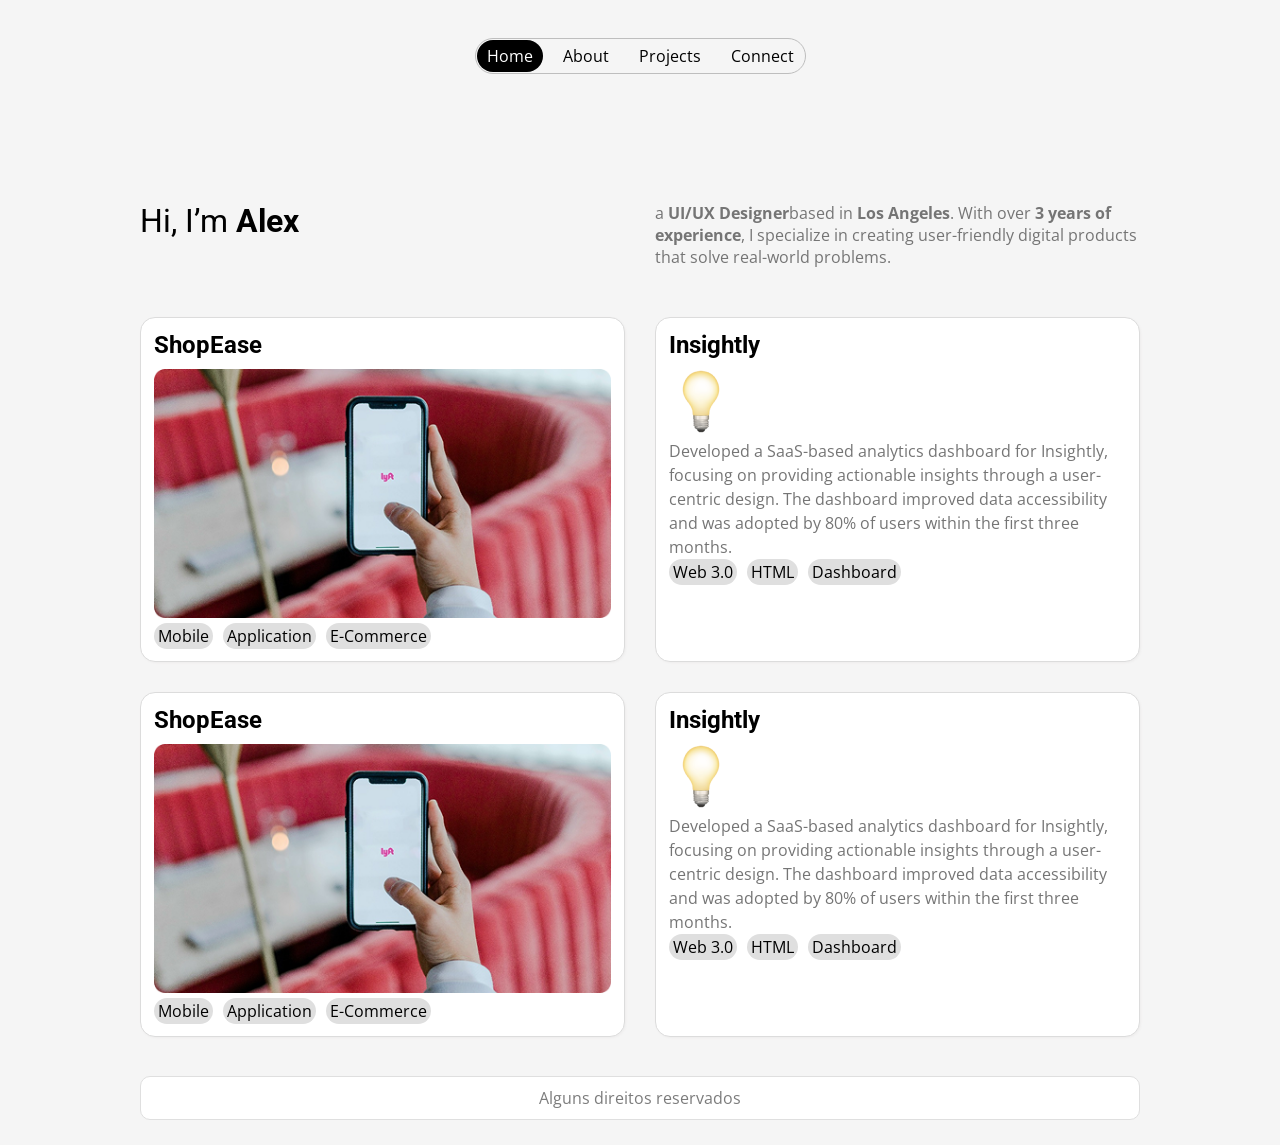
<file: index.html>
<!DOCTYPE html>
<html lang="pt-br">
<head>
    <meta charset="UTF-8">
    <meta name="viewport" content="width=device-width, initial-scale=1.0">
    <title>Atividade Portfolio 2</title>
    <link rel="stylesheet" href="css/reset.css">
    <link rel="stylesheet" href="css/style.css">
</head>
<body>
    <header>
        <nav>
            <ul>
                <li>
                    <a href="index.html" class="atual">Home</a>
                </li>
                <li>
                    <a href="about.html">About</a>
                </li>
                <li>
                    <a href="projects.html">Projects</a>
                </li>
                <li>
                    <a href="connect.html">Connect</a>
                </li>
            </ul>
        </nav>
    </header>
    <main>
        <section class="banner">
            <h1>Hi, I’m <span>Alex</span></h1>

            <p>
                a <strong>UI/UX Designer</strong>based in <strong>Los Angeles</strong>. With over <strong>3 years of experience</strong>, I specialize in creating user-friendly digital products that solve real-world problems.
            </p>
        </section>
        <section class="posts">
            <ul>
                <li>
                    <h2>ShopEase</h2>
                    <img src="imagens/Thumbnail.png" alt="">
                    <ul>
                        <li>
                            <a href="#">Mobile</a>
                        </li>
                        <li>
                            <a href="#">Application</a>
                        </li>
                        <li>
                            <a href="#">E-Commerce</a>
                        </li>
                    </ul>
                </li>
                <li>
                    <h2>Insightly</h2>

                    <img src="imagens/💡.png" alt="">

                    <p>
                        Developed a SaaS-based analytics dashboard for Insightly, focusing on providing actionable insights through a user-centric design. The dashboard improved data accessibility and was adopted by 80% of users within the first three months.
                    </p>
                    
                    <ul>
                        <li>
                            <a href="#">Web 3.0</a>
                        </li>
                        <li>
                            <a href="#">HTML</a>
                        </li>
                        <li>
                            <a href="#">Dashboard</a>
                        </li>
                    </ul>
                </li>
                <li>
                    <h2>ShopEase</h2>
                    <img src="imagens/Thumbnail.png" alt="">
                    <ul>
                        <li>
                            <a href="#">Mobile</a>
                        </li>
                        <li>
                            <a href="#">Application</a>
                        </li>
                        <li>
                            <a href="#">E-Commerce</a>
                        </li>
                    </ul>
                </li>
                <li>
                    <h2>Insightly</h2>

                    <img src="imagens/💡.png" alt="">

                    <p>
                        Developed a SaaS-based analytics dashboard for Insightly, focusing on providing actionable insights through a user-centric design. The dashboard improved data accessibility and was adopted by 80% of users within the first three months.
                    </p>
                    
                    <ul>
                        <li>
                            <a href="#">Web 3.0</a>
                        </li>
                        <li>
                            <a href="#">HTML</a>
                        </li>
                        <li>
                            <a href="#">Dashboard</a>
                        </li>
                    </ul>
                </li>
            </ul>
        </section>
    </main>
    <footer>
        <p>
            Alguns direitos reservados
        </p>
    </footer>
</body>
</html>
</file>
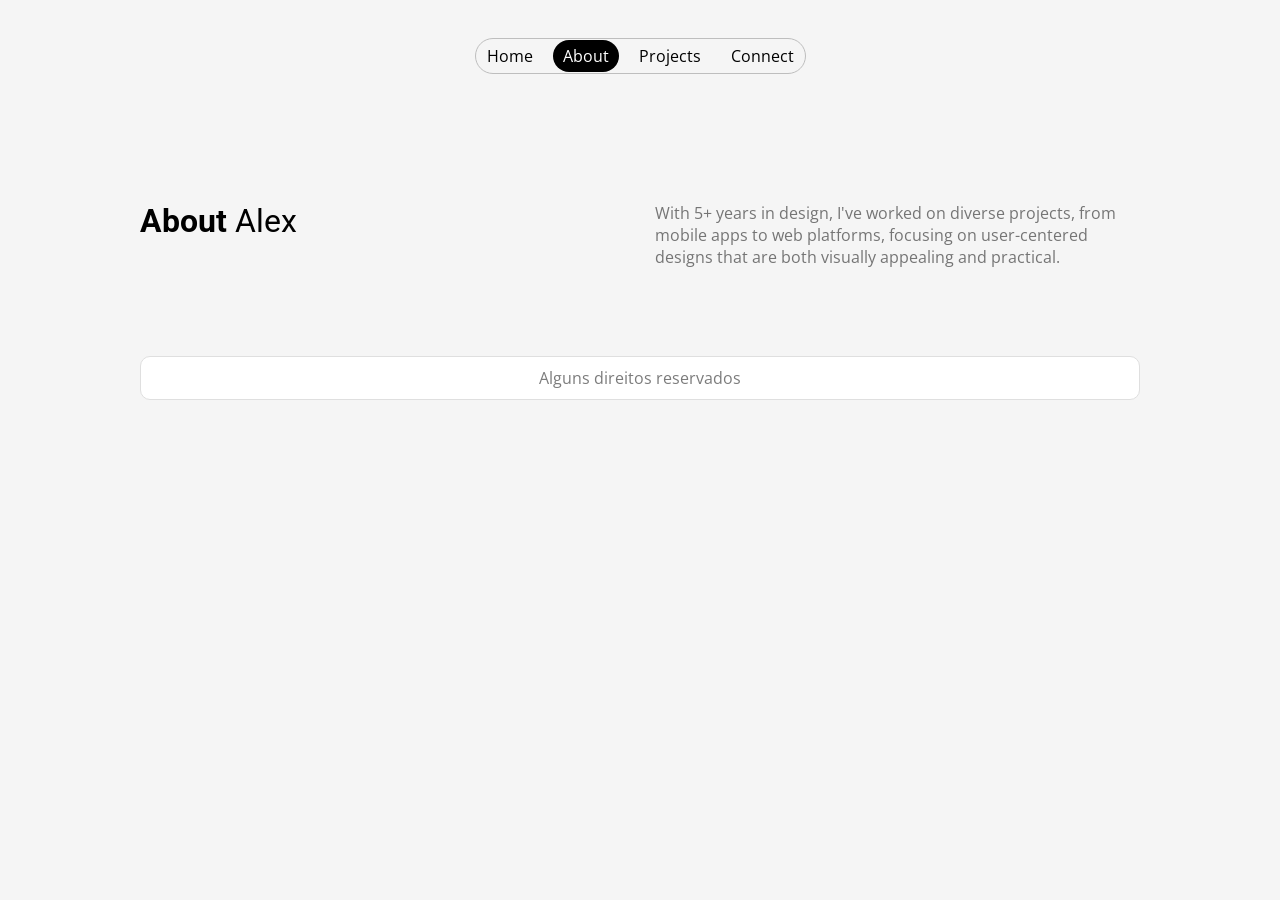
<file: about.html>
<!DOCTYPE html>
<html lang="pt-br">
<head>
    <meta charset="UTF-8">
    <meta name="viewport" content="width=device-width, initial-scale=1.0">
    <title>Atividade Portfolio 2</title>
    <link rel="stylesheet" href="css/reset.css">
    <link rel="stylesheet" href="css/style.css">
</head>
<body>
    <header>
        <nav>
            <ul>
                <li>
                    <a href="index.html">Home</a>
                </li>
                <li>
                    <a href="about.html" class="atual">About</a>
                </li>
                <li>
                    <a href="projects.html">Projects</a>
                </li>
                <li>
                    <a href="connect.html" >Connect</a>
                </li>
            </ul>
        </nav>
    </header>
    <main>
     <section class="banner">

        <h1><span>About</span> Alex</h1>
        
        <p>With 5+ years in design, I've worked on diverse projects, from mobile apps to web platforms, focusing on user-centered designs that are both visually appealing and practical.</p>
     </section>
    </main>
    <footer>
        <p>
            Alguns direitos reservados
        </p>
    </footer>
</body>
</html>
</file>
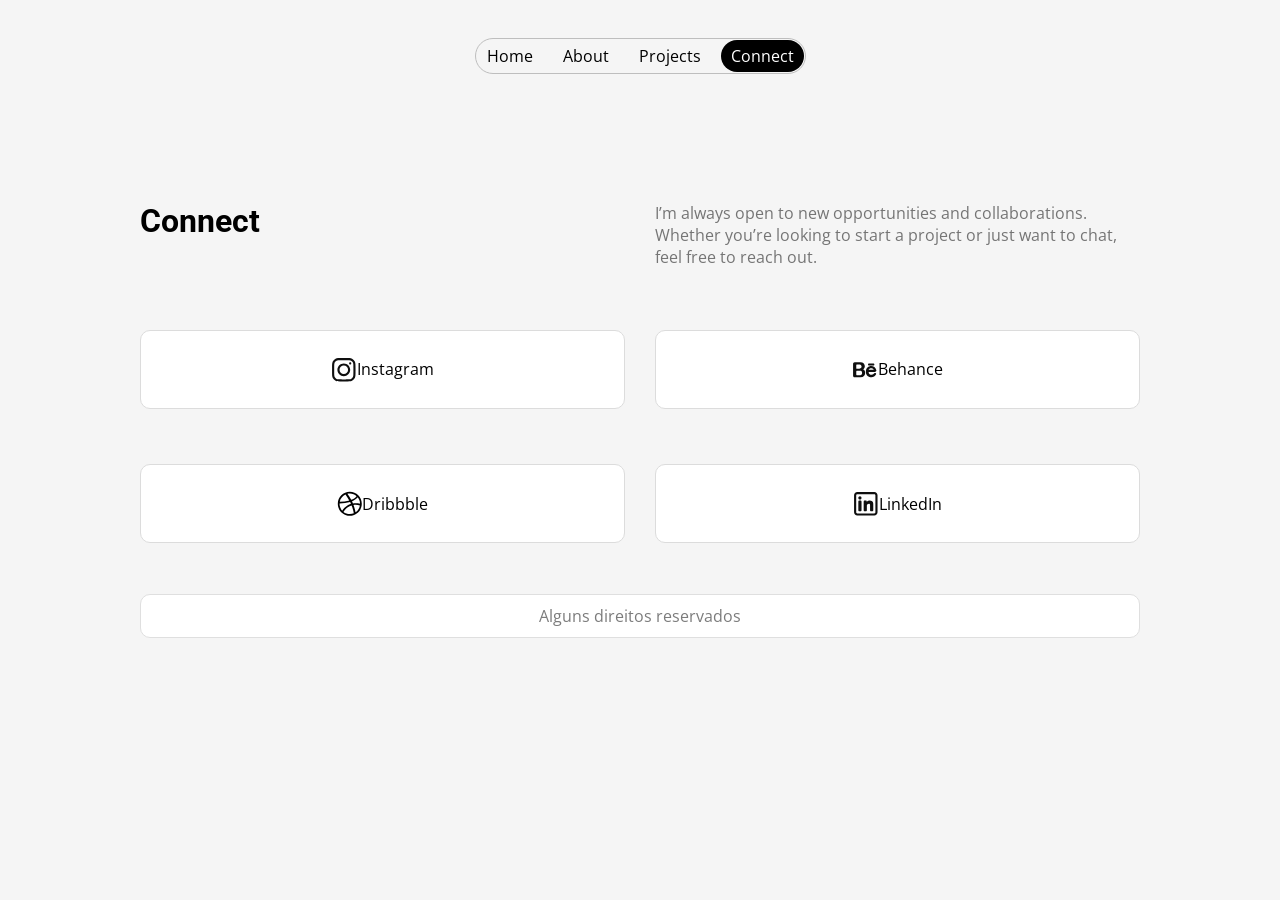
<file: connect.html>
<!DOCTYPE html>
<html lang="pt-br">
<head>
    <meta charset="UTF-8">
    <meta name="viewport" content="width=device-width, initial-scale=1.0">
    <title>Atividade Portfolio 2</title>
    <link rel="stylesheet" href="css/reset.css">
    <link rel="stylesheet" href="css/style.css">
</head>
<body>
    <header>
        <nav>
            <ul>
                <li>
                    <a href="index.html">Home</a>
                </li>
                <li>
                    <a href="about.html">About</a>
                </li>
                <li>
                    <a href="projects.html">Projects</a>
                </li>
                <li>
                    <a href="connect.html" class="atual">Connect</a>
                </li>
            </ul>
        </nav>
    </header>
    <main>
        <section class="banner">
            <h1><span>Connect</span></h1>

            <p>
               I’m always open to new opportunities and collaborations. Whether you’re looking to start a project or just want to chat, feel free to reach out.
            </p>
        </section>
        <section class="redes">
            <ul>
                <li>
                    <a href="#">
                        <svg viewBox="0 0 24 24" fill="none" xmlns="http://www.w3.org/2000/svg"><g id="SVGRepo_bgCarrier" stroke-width="0"></g><g id="SVGRepo_tracerCarrier" stroke-linecap="round" stroke-linejoin="round"></g><g id="SVGRepo_iconCarrier"> <path fill-rule="evenodd" clip-rule="evenodd" d="M12 18C15.3137 18 18 15.3137 18 12C18 8.68629 15.3137 6 12 6C8.68629 6 6 8.68629 6 12C6 15.3137 8.68629 18 12 18ZM12 16C14.2091 16 16 14.2091 16 12C16 9.79086 14.2091 8 12 8C9.79086 8 8 9.79086 8 12C8 14.2091 9.79086 16 12 16Z" fill="#0F0F0F"></path> <path d="M18 5C17.4477 5 17 5.44772 17 6C17 6.55228 17.4477 7 18 7C18.5523 7 19 6.55228 19 6C19 5.44772 18.5523 5 18 5Z" fill="#0F0F0F"></path> <path fill-rule="evenodd" clip-rule="evenodd" d="M1.65396 4.27606C1 5.55953 1 7.23969 1 10.6V13.4C1 16.7603 1 18.4405 1.65396 19.7239C2.2292 20.8529 3.14708 21.7708 4.27606 22.346C5.55953 23 7.23969 23 10.6 23H13.4C16.7603 23 18.4405 23 19.7239 22.346C20.8529 21.7708 21.7708 20.8529 22.346 19.7239C23 18.4405 23 16.7603 23 13.4V10.6C23 7.23969 23 5.55953 22.346 4.27606C21.7708 3.14708 20.8529 2.2292 19.7239 1.65396C18.4405 1 16.7603 1 13.4 1H10.6C7.23969 1 5.55953 1 4.27606 1.65396C3.14708 2.2292 2.2292 3.14708 1.65396 4.27606ZM13.4 3H10.6C8.88684 3 7.72225 3.00156 6.82208 3.0751C5.94524 3.14674 5.49684 3.27659 5.18404 3.43597C4.43139 3.81947 3.81947 4.43139 3.43597 5.18404C3.27659 5.49684 3.14674 5.94524 3.0751 6.82208C3.00156 7.72225 3 8.88684 3 10.6V13.4C3 15.1132 3.00156 16.2777 3.0751 17.1779C3.14674 18.0548 3.27659 18.5032 3.43597 18.816C3.81947 19.5686 4.43139 20.1805 5.18404 20.564C5.49684 20.7234 5.94524 20.8533 6.82208 20.9249C7.72225 20.9984 8.88684 21 10.6 21H13.4C15.1132 21 16.2777 20.9984 17.1779 20.9249C18.0548 20.8533 18.5032 20.7234 18.816 20.564C19.5686 20.1805 20.1805 19.5686 20.564 18.816C20.7234 18.5032 20.8533 18.0548 20.9249 17.1779C20.9984 16.2777 21 15.1132 21 13.4V10.6C21 8.88684 20.9984 7.72225 20.9249 6.82208C20.8533 5.94524 20.7234 5.49684 20.564 5.18404C20.1805 4.43139 19.5686 3.81947 18.816 3.43597C18.5032 3.27659 18.0548 3.14674 17.1779 3.0751C16.2777 3.00156 15.1132 3 13.4 3Z"fill="#0F0F0F"></path> </g></svg>
                        Instagram
                    </a>
                </li>
                <li>
                    <a href="#"><svg viewBox="0 0 24 24" fill="none" xmlns="http://www.w3.org/2000/svg"><g id="SVGRepo_bgCarrier" stroke-width="0"></g><g id="SVGRepo_tracerCarrier" stroke-linecap="round" stroke-linejoin="round"></g><g id="SVGRepo_iconCarrier"> <path fill-rule="evenodd" clip-rule="evenodd" d="M2.5 19C1.67157 19 1 18.3284 1 17.5V6.5C1 5.67157 1.67157 5 2.5 5H8C13 5 13 11.5 10 11.5C13 11.5 14 19 8 19H2.5ZM4.5 11C4.22386 11 4 10.7761 4 10.5V7.5C4 7.22386 4.22386 7 4.5 7H7C7 7 9 7 9 9C9 11 7 11 7 11H4.5ZM4.5 13C4.22386 13 4 13.2239 4 13.5V16.5C4 16.7761 4.22386 17 4.5 17H8C8 17 9.5 17 9.5 15C9.5 13 8 13 8 13H4.5Z" fill="#0F0F0F"></path> <path fill-rule="evenodd" clip-rule="evenodd" d="M21.499 14.0034C22.3279 14.0034 23.0212 13.3199 22.8522 12.5085C21.6065 6.52886 12.9128 7.08088 13 14.0034C13.0665 19.2762 20.4344 20.9671 22.6038 16.1898C22.9485 15.4308 22.1747 14.9997 21.5372 14.9997C20.9706 14.9997 20.5313 15.5223 20.1693 15.9582C19.1272 17.2132 15.9628 17.1221 15.5449 14.5142C15.5005 14.2375 15.7304 14.0034 16.0106 14.0034H21.499ZM15.8184 11.9997C15.671 11.9997 15.5758 11.8453 15.6545 11.7207C16.7141 10.0424 19.2614 10.0605 20.3398 11.7189C20.4207 11.8434 20.3257 11.9997 20.1772 11.9997H15.8184Z" fill="#0F0F0F"></path> <path d="M16 6C15.4477 6 15 6.44772 15 7C15 7.55228 15.4477 8 16 8H20C20.5523 8 21 7.55228 21 7C21 6.44772 20.5523 6 20 6H16Z" fill="#0F0F0F"></path> </g></svg>
                    Behance
                    </a>
                </li>
                <li>
                    <a href="#">
                        <svg fill="#000000" viewBox="0 0 32 32" version="1.1" xmlns="http://www.w3.org/2000/svg"><g id="SVGRepo_bgCarrier" stroke-width="0"></g><g id="SVGRepo_tracerCarrier" stroke-linecap="round" stroke-linejoin="round"></g><g id="SVGRepo_iconCarrier"> <title>dribble</title> <path d="M25.916 7.921c-1.881 2.234-4.289 3.965-7.035 5.009l-0.118 0.039c0.3 0.612 0.587 1.231 0.85 1.857 0.1 0.225 0.187 0.45 0.275 0.662 0.927-0.102 2.003-0.16 3.092-0.16 2.063 0 4.077 0.208 6.023 0.605l-0.193-0.033c-0.020-3.040-1.107-5.821-2.904-7.994l0.017 0.021zM13.001 3.569c1.595 2.15 3.176 4.6 4.598 7.151l0.178 0.347c2.712-0.908 4.989-2.511 6.694-4.6l0.021-0.026c-2.247-2.006-5.228-3.232-8.494-3.232-1.063 0-2.096 0.13-3.084 0.375l0.088-0.018zM3.46 13.395c4.219-0.022 8.295-0.59 12.176-1.636l-0.333 0.076c-1.652-2.899-3.222-5.318-4.912-7.644l0.163 0.236c-3.596 1.721-6.227 4.966-7.077 8.875l-0.015 0.085zM6.484 24.585c2.42-3.882 6.010-6.839 10.271-8.408l0.141-0.045c0.169-0.056 0.337-0.105 0.506-0.15-0.325-0.731-0.675-1.458-1.040-2.174-3.888 1.154-8.355 1.819-12.977 1.819-0.066 0-0.131-0-0.196-0l0.010 0-0.005 0.39c0 0.003 0 0.006 0 0.009 0 3.297 1.25 6.302 3.301 8.568l-0.010-0.011zM21.005 27.809c-0.682-3.699-1.63-6.957-2.863-10.070l0.126 0.361-0.082 0.025c-4.314 1.346-7.826 4.192-10.002 7.915l-0.045 0.083c2.145 1.688 4.885 2.707 7.863 2.707 1.805 0 3.522-0.374 5.078-1.049l-0.083 0.032zM28.646 18.052c-1.571-0.474-3.376-0.747-5.245-0.747-0.964 0-1.911 0.073-2.836 0.213l0.104-0.013c0.98 2.564 1.842 5.629 2.436 8.789l0.054 0.344c2.874-1.96 4.893-4.993 5.482-8.51l0.010-0.075zM16 30.996c0 0 0 0-0 0-8.282 0-14.996-6.714-14.996-14.996s6.714-14.996 14.996-14.996c8.282 0 14.996 6.714 14.996 14.996 0 0 0 0 0 0v0c-0.011 8.277-6.718 14.984-14.995 14.996h-0.001z"></path> </g></svg>
                        Dribbble
                    </a>
                </li>
                <li>
                    <a href="#">
                        <svg viewBox="0 0 24 24" fill="none" xmlns="http://www.w3.org/2000/svg"><g id="SVGRepo_bgCarrier" stroke-width="0"></g><g id="SVGRepo_tracerCarrier" stroke-linecap="round" stroke-linejoin="round"></g><g id="SVGRepo_iconCarrier"> <path d="M6.5 8C7.32843 8 8 7.32843 8 6.5C8 5.67157 7.32843 5 6.5 5C5.67157 5 5 5.67157 5 6.5C5 7.32843 5.67157 8 6.5 8Z" fill="#0F0F0F"></path> <path d="M5 10C5 9.44772 5.44772 9 6 9H7C7.55228 9 8 9.44771 8 10V18C8 18.5523 7.55228 19 7 19H6C5.44772 19 5 18.5523 5 18V10Z" fill="#0F0F0F"></path> <path d="M11 19H12C12.5523 19 13 18.5523 13 18V13.5C13 12 16 11 16 13V18.0004C16 18.5527 16.4477 19 17 19H18C18.5523 19 19 18.5523 19 18V12C19 10 17.5 9 15.5 9C13.5 9 13 10.5 13 10.5V10C13 9.44771 12.5523 9 12 9H11C10.4477 9 10 9.44772 10 10V18C10 18.5523 10.4477 19 11 19Z" fill="#0F0F0F"></path> <path fill-rule="evenodd" clip-rule="evenodd" d="M20 1C21.6569 1 23 2.34315 23 4V20C23 21.6569 21.6569 23 20 23H4C2.34315 23 1 21.6569 1 20V4C1 2.34315 2.34315 1 4 1H20ZM20 3C20.5523 3 21 3.44772 21 4V20C21 20.5523 20.5523 21 20 21H4C3.44772 21 3 20.5523 3 20V4C3 3.44772 3.44772 3 4 3H20Z" fill="#0F0F0F"></path> </g></svg>
                        LinkedIn
                    </a>
                </li>
            </ul>
        </section>
    </main>
    <footer>
        <p>
            Alguns direitos reservados
        </p>
    </footer>
</body>
</html>
</file>
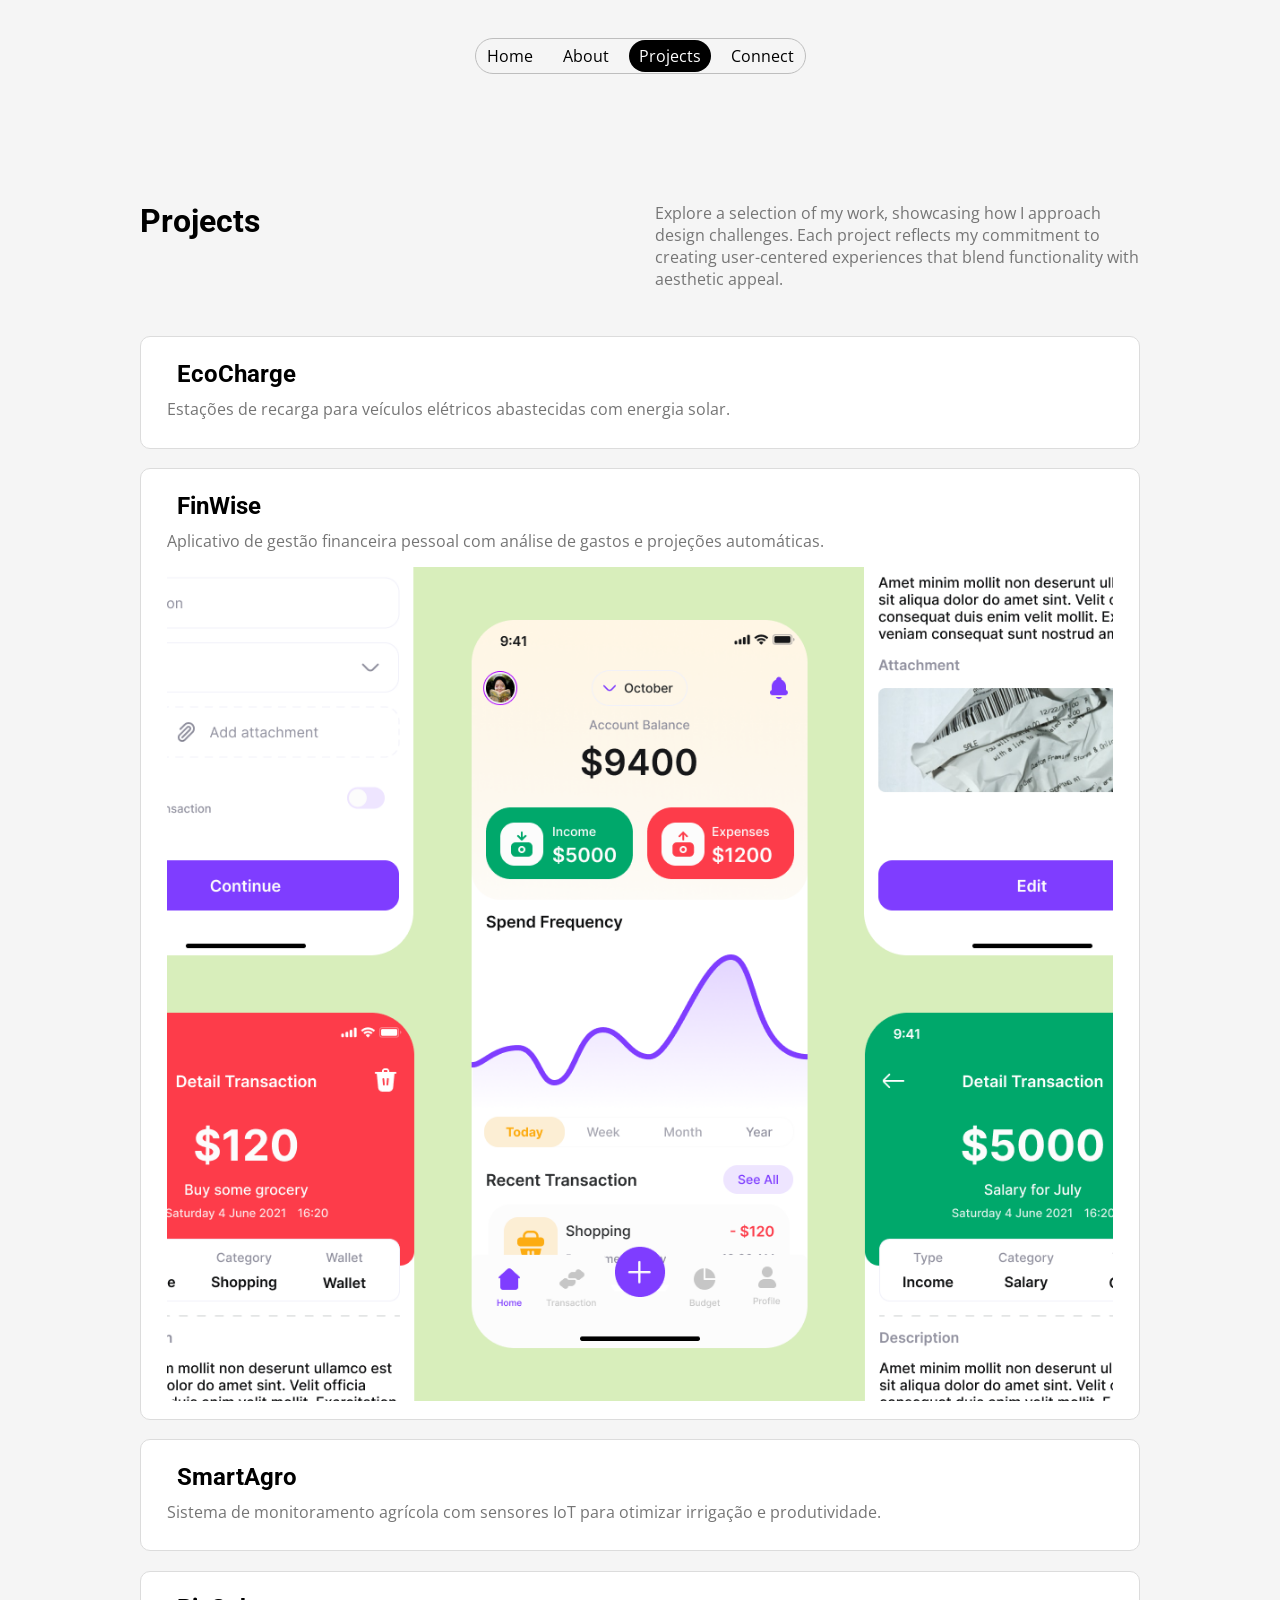
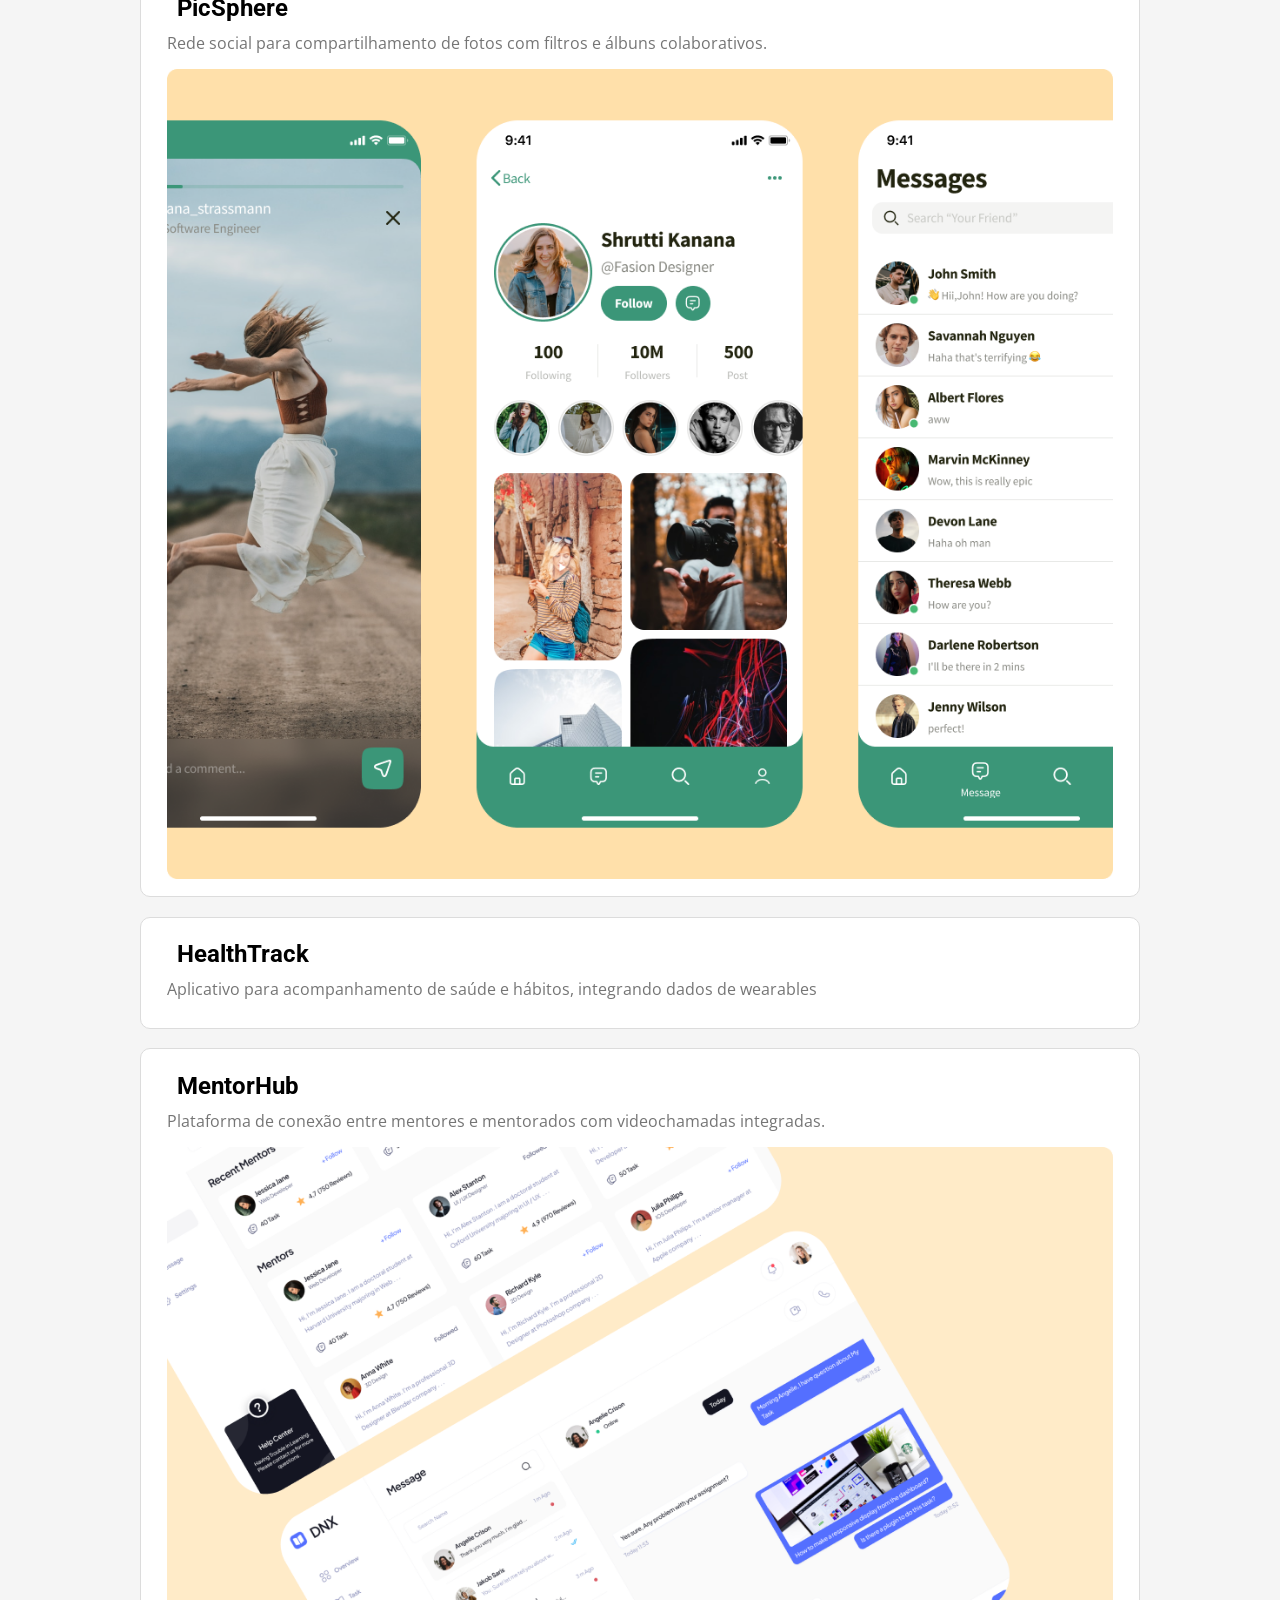
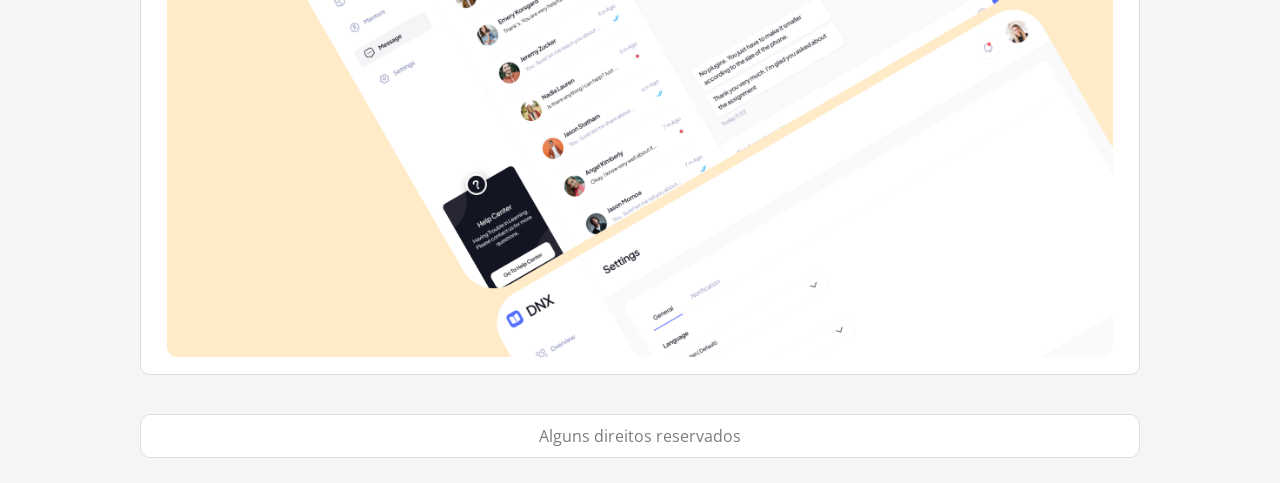
<file: projects.html>
<!DOCTYPE html>
<html lang="pt-br">
<head>
    <meta charset="UTF-8">
    <meta name="viewport" content="width=device-width, initial-scale=1.0">
    <title>Atividade Portfolio 2</title>
    <link rel="stylesheet" href="css/reset.css">
    <link rel="stylesheet" href="css/style.css">
</head>
<body>
    <header>
        <nav>
            <ul>
                <li>
                    <a href="index.html">Home</a>
                </li>
                <li>
                    <a href="about.html">About</a>
                </li>
                <li>
                    <a href="projects.html" class="atual">Projects</a>
                </li>
                <li>
                    <a href="connect.html">Connect</a>
                </li>
            </ul>
        </nav>
    </header>
    <main>
        <section class="banner">
            <h1><span>Projects</span></h1>

            <p>
               Explore a selection of my work, showcasing how I approach design challenges. Each project reflects my commitment to creating user-centered experiences that blend functionality with aesthetic appeal.
            </p>
        </section>
        <section class="eco">
            <ul>
                <li>
                    <h2>EcoCharge</h2>

                    <p>
                        Estações de recarga para veículos elétricos abastecidas com energia solar.
                    </p>
                </li>
                <li>
                    <h2>FinWise </h2>

                    <p>
                        Aplicativo de gestão financeira pessoal com análise de gastos e projeções automáticas.
                    </p>

                    <img src="imagens/dados.png" alt="">
                </li>
                <li>
                    <h2>SmartAgro</h2>

                    <p>
                        Sistema de monitoramento agrícola com sensores IoT para otimizar irrigação e produtividade.
                    </p>
                </li>
                <li>
                    <h2>PicSphere</h2>
                    <p>
                        Rede social para compartilhamento de fotos com filtros e álbuns colaborativos.
                    </p>

                    <img src="imagens/Product Showcase.png" alt="">
                </li>
                <li>
                    <h2>HealthTrack</h2>

                    <p>
                        Aplicativo para acompanhamento de saúde e hábitos, integrando dados de wearables
                    </p>
                </li>
                <li>
                    <h2>MentorHub </h2>

                    <p>
                        Plataforma de conexão entre mentores e mentorados com videochamadas integradas.
                    </p>

                    <img src="imagens/siteDeLado.png" alt="">
                </li>
            </ul>
        </section>
        
    </main>
    <footer>
        <p>
            Alguns direitos reservados
        </p>
    </footer>
</body>
</html>
</file>
<file: css/style.css>
@import url('https://fonts.googleapis.com/css2?family=Open+Sans:ital,wght@0,300..800;1,300..800&family=Roboto:ital,wght@0,100..900;1,100..900&display=swap');

:root {
  --main-bg-color: brown;
  font-size: clamp(0.9375rem, calc(0.9119rem + 0.1136vw), 3rem);
  font-family: "Open Sans", sans-serif;
}

body{
  background: #F5F5F5;
}
main{
  padding: 0 5vw 0 5vw;
}
a{
    text-decoration: none; /* remove o sublinhado dos links */
    color: black; /* altera a cor de todos os links das páginas */
}
h1,h2,h3,h4,h5,h6{
    font-family: "Roboto", sans-serif;
}
/* === Header === */
header nav ul{
  display: flex;
  gap: 10px;
  width: fit-content;
  margin: 3vw auto 10vw auto;
  border: 1px solid #bebebe;
  border-radius: 50px;
  padding: 1px 1px 1px 1px;
}
header nav ul li a{
  padding: 5px 10px 5px 10px;
  border-radius: 50px;
  display: block;
}
header nav ul li a:hover,header nav ul li a.atual{
  background: black;
  color: white;
}

/* === Banner === */

main section.banner h1{
  font-size: 2rem;
  margin: 0 0 6vw 0;
}
main section.banner h1 span{
  font-weight: bold;
}
main section.banner p{
  color: #757575;
}
section.banner{
  margin: 0 0 4vw 0;
}

/* === Posts ===*/

section.posts > ul > li {
  background: white;
  border: 1px solid #dcdcdc;
  box-shadow: 1px 1px 2px #eeeded;
  border-radius: 15px;
  padding: 5vw;
  margin: 0 0 6vw 0;
}
section.posts ul li h2{
  font-size: 1.5rem;
  font-weight: bold;
  margin: 0 0 10px 0;
}
section.posts ul li p{
  color: #757575;
  line-height: 1.5rem;
}
section.posts ul li ul{
  display: flex;
  gap: 10px;
}
section.posts ul li ul li{
  background: #dfdfdf;
  padding: 2px 4px;
  border-radius: 50px;
}

/* === Rodape === */

footer p{
  color: #7C7C7C;
  background: white;
  border: 1px solid #dfdfdf;
  padding: 10px;
  border-radius: 10px;
  margin: 5px 5vw 15px 5vw;
  text-align: center;
}


/* === Connect === */

main section.redes ul li a{
  display: flex;
  align-items: center;
  justify-content: center;
}
main section.redes ul li{
  background: white;
  border: 1px solid #dcdcdc;
  text-align: center;
  border-radius: 10px;
  margin: 1vw 0 1vw 0;
  padding: 2vw;
}
main section.redes ul li svg{
  width: 5vw;
}

@media only screen and (min-width: 768px) {
  main section.banner,main section.posts ul,section.redes ul{
    display: grid;
    grid-template-columns: 1fr 1fr;
    max-width: 1000px;
    margin: 0 auto 0 auto;
    gap: 30px;
  }
  main section.posts > ul > li{
    padding: 1vw;
    margin: 0;
  }
  
  footer p{
    max-width: 1000px;
    margin: 3vw auto 2vw auto;
  }
  main section.redes ul li svg{
    width: 2vw;
  }
} 

/* === About ===  */




/* === Project === */

main section.eco ul li{
  margin: 1.5vw 0 1.5vw 0;
  padding: 1vw 2vw;
  background: white;
  border: 1px solid #dcdcdc;
  border-radius: 10px;
  text-align: center;
  text-align: left;
}
main section.eco ul li h2{
  font-size: 1.5rem;
  font-weight: bold;
  margin: 10px;
}
main section.eco ul li p{
  color: #757575;
  margin: 0 0 15px 0;
}

main section.eco{
  max-width: 1000px;
    margin: 0 auto 0 auto;
}
</file>
